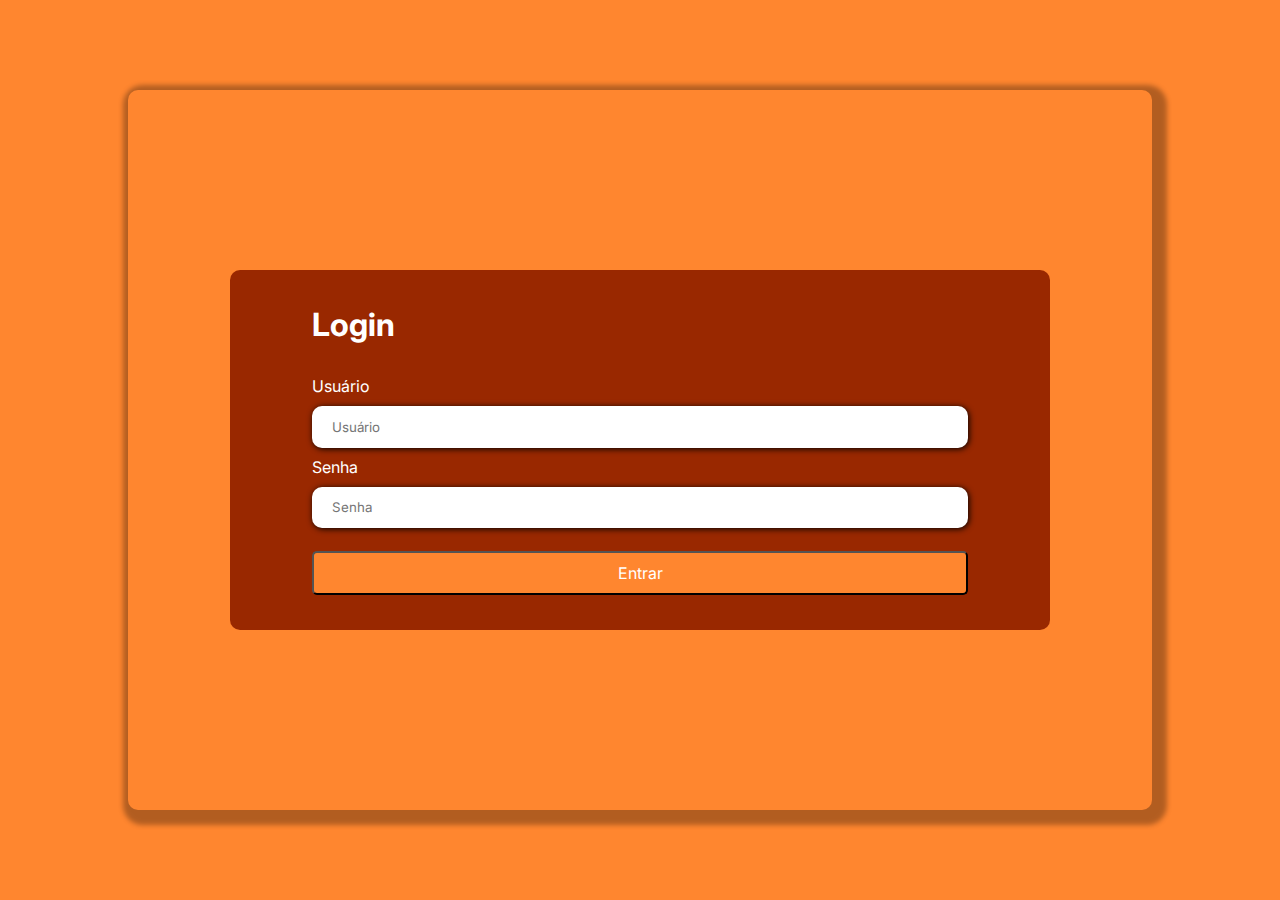
<file: Faça seu login/index.html>
<!DOCTYPE html>
<html>
<head lang="pt-br">
	<meta charset="utf-8">
	<meta name="viewport" content="width=device-width, initial-scale=1">
	<link rel="stylesheet" href="css/style.css">
	<title>Faça seu login</title>
</head>
<body>

	<div class="container">
		<div class="left-login">
			<h1>Faça seu login e entre para <br> nossa equipe</h1>
			<img src="images/img_login.svg">
		</div>
		<div class="right-login">
			<form>
				<div class="title">
				<h2>Login</h2>
				</div>
				<div class="inputs">
					<label for="user">Usuário</label>
					<input id="user "type="text" name="user" placeholder="Usuário" required>

					<label for="password">Senha</label>
					<input id="password "type="password" name="password" placeholder="Senha" required>
				</div>
				<div class="login_button">
					<button>
						<a href="#">Entrar</a>
					</button>
				</div>

			</form>
		</div>
	</div>

</body>
</html>
</file>
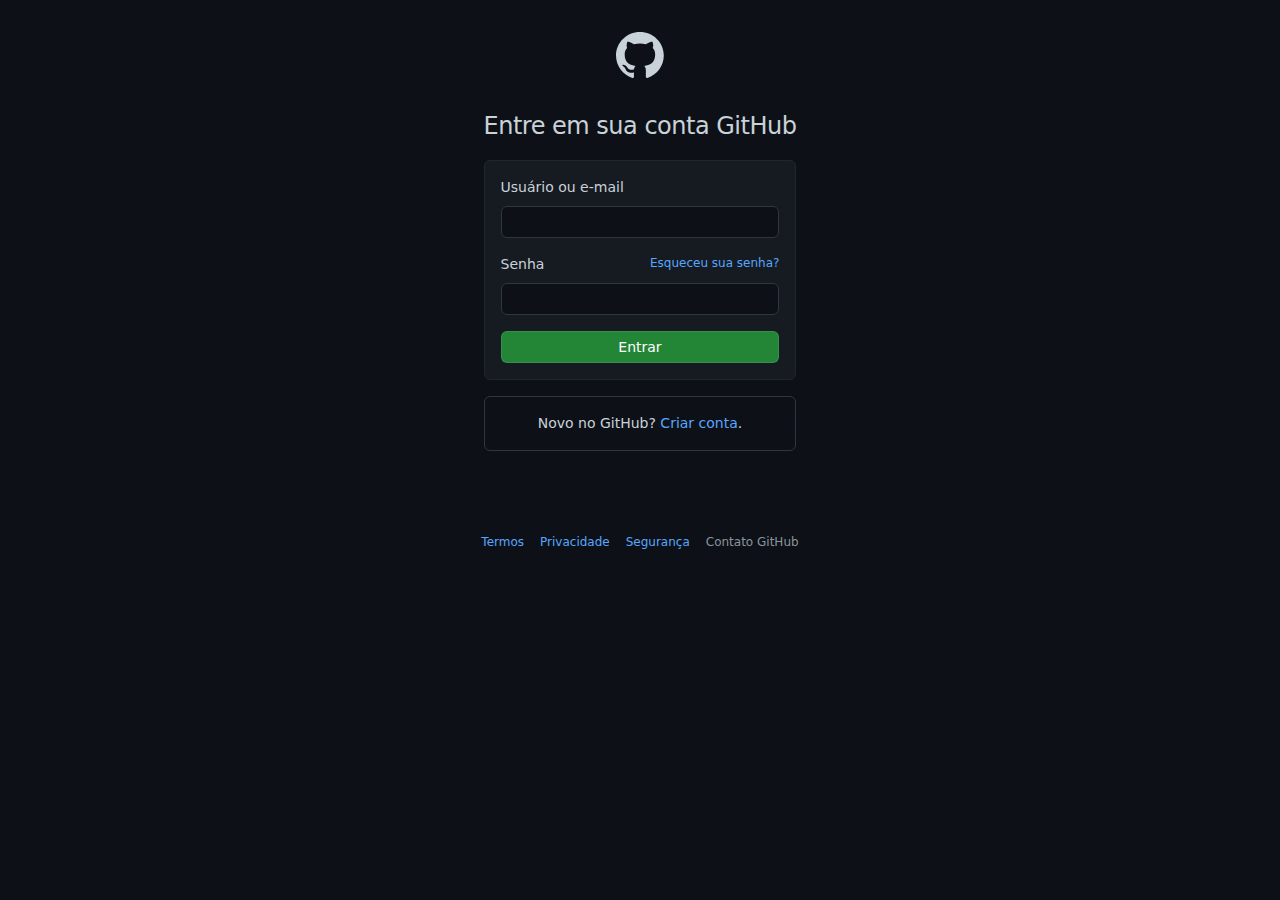
<file: GitHub login/index.html>
<!DOCTYPE html>
<html lang="pt-br">
<head>
    <meta charset="UTF-8">
    <meta http-equiv="X-UA-Compatible" content="IE=edge">
    <meta name="viewport" content="width=device-width, initial-scale=1.0">

    <link rel="stylesheet" href="css/style.css">
    <link rel="icon" href="icons/github-mark-white.svg" type = "image/x-icon">

    <title>Login GitHub - GitHub</title>
</head>
<body>
    <header>
        <img id="logo" src="icons/github-mark-white.svg">
    </header>

    <main id="container">
        <h1 id="title">
            Entre em sua conta GitHub
        </h1>

        
        <form>
            <div class="input-field">
                <label for="user">
                    Usuário ou e-mail
                </label>
                <input type="text" name="user" id="user" class="form-control">
            </div>

            <div class="input-field">
                <div>
                    <label for="password">
                        Senha
                    </label>
                    <a href="#" id="forgot_password">
                        Esqueceu sua senha?
                    </a>
                </div>

                <input type="password" name="password" id="password" class="form-control">
            </div>

            <button type="submit" id="submit_button">
                Entrar
            </button>
        </form>

        <div id="login_callout">
            <p>Novo no GitHub? <a href="#">Criar conta</a>.</p>
        </div>
    </main>
    
    <footer>
        <ul>
            <li>
                <a href="#">Termos</a>
            </li>
            <li>
                <a href="#">Privacidade</a>
            </li>
            <li>
                <a href="#">Segurança</a>
            </li>
            <li>
                <a href="#">Contato GitHub</a>
            </li>
        </ul>
    </footer>
</body>
</html>
</file>
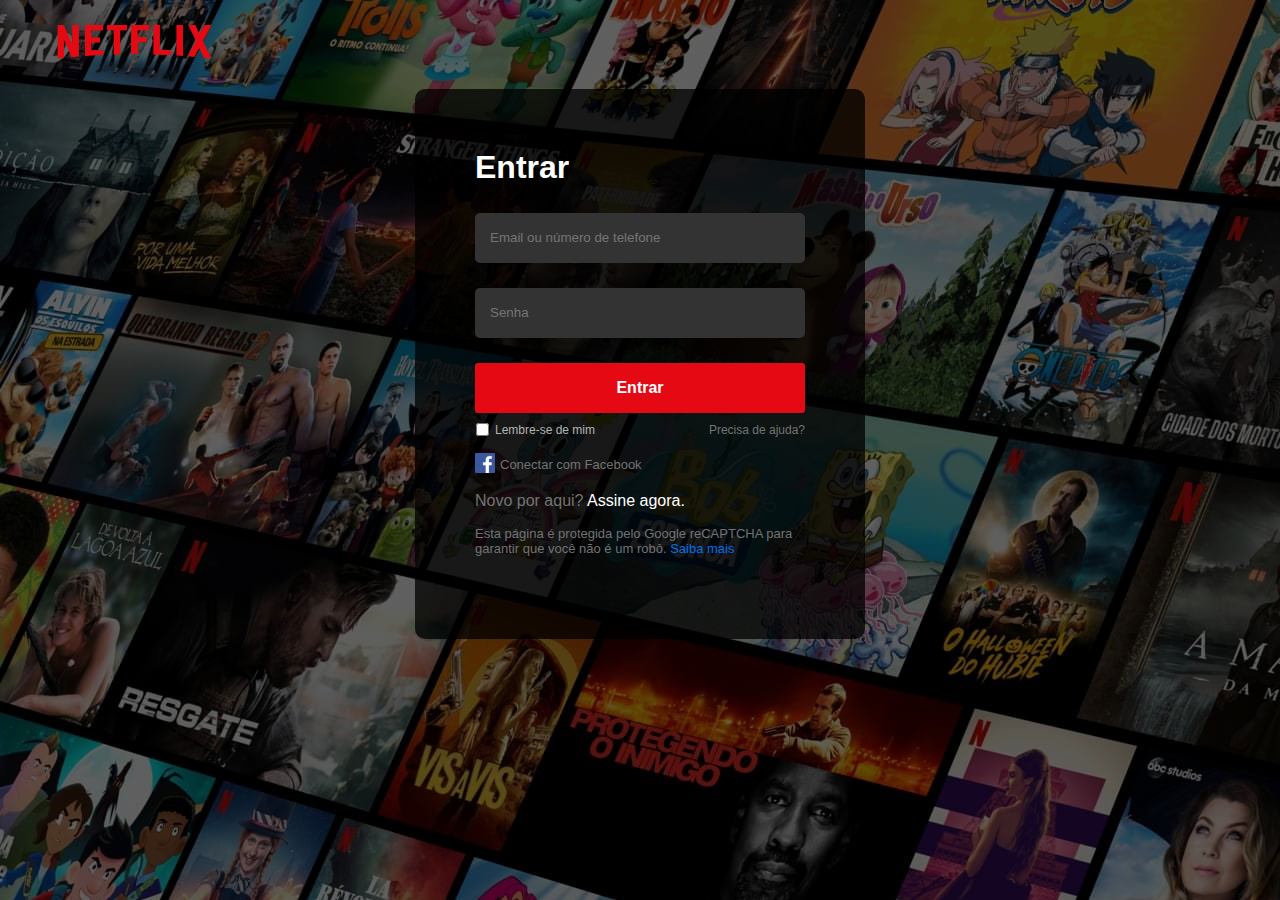
<file: Netflix Login/index.html>
<!DOCTYPE html>
<html lang="pt-br">

<head>
    <meta charset="UTF-8">
    <meta http-equiv="X-UA-Compatible" content="IE=edge">
    <meta name="viewport" content="width=device-width, initial-scale=1.0">
    <link rel="stylesheet" href="css/style.css">
    <title>Login - Netflix</title>
</head>

<body>
    <div class="header">
        <div class="logo">
            <a href="#">
                <img src="images/netflixlogo.png" alt="">
            </a>
        </div>
    </div>

    <div class="login_body">
        <div class="login_box">
            <h2>Entrar</h2>
            <form>
                <div class="input_box">
                    <input required type="email" placeholder="Email ou número de telefone">
                </div>

                <div class="input_box">
                    <input required type="password" placeholder="Senha">
                </div>

                <div>
                    <button class="submit">
                        Entrar
                    </button>
                </div>
            </form>

            <div class="support">
                <div class="remember">
                    <span><input type="checkbox" style="margin: 0;padding: 0; height: 13px;"></span>
                    <span>Lembre-se de mim</span>
                </div>
                <div class="help">
                    <a href="#">
                        Precisa de ajuda?
                    </a>
                </div>
            </div>

            <div class="login_footer">
                <div class="login_facebook">
                    <span><img height="20px" src="images/Facebook_logo.png" alt="facebook"></span>
                    <span><a href="#">Conectar com Facebook</a></span>
                </div>

                <div class="sign_up">
                    <p>Novo por aqui? <a href="#">Assine agora.</a></p>
                </div>

                <div class="terms">
                    <p>Esta página é protegida pelo Google reCAPTCHA para garantir que você não é um robô. <a href="#">Saiba mais</a></p>
                </div>
            </div>
        </div>
    </div>
</body>

</html>
</file>
<file: Faça seu login/css/style.css>
@import url('https://fonts.googleapis.com/css2?family=Inter:wght@100;200;300;400;500;600;700;800&display=swap');


* {
	padding: 0;
	margin: 0;
	box-sizing: border-box;
	font-family: 'Inter', sans-serif;}

body {
	width: 100%;
	height: 100vh;
	background-color: #FF862F;
	margin: 0;
	display: flex;
	justify-content: center;
	align-items: center;
}

.container {
	width: 80%;
	height: 80vh;
	display: flex;
	justify-content: center;
	align-items: center;
	box-shadow: 5px 5px 5px 10px rgba(0, 0, 0, .3);
	border-radius: 10px;
}

.left-login {
	display: flex;
	flex-direction: column;
	width: 50%;

}

.left-login img {
	width: 90%;
	height: auto;
	margin-top: 1.6rem;
}

.left-login h1{
	color: #992800;
	font-size: 3rem;
}

.right-login h2{
	color: #fff;
	margin-bottom: 2rem;
	font-size: 2rem;
}



.right-login {
	display: flex;
	justify-content: center;
	align-items: center;
	flex-direction: column;
	width: 30%;
	height: 50%;
	border-radius: 10px;
	background-color: #992800;

}

.right-login form {
	width: 80%;
}

.inputs {
	display: flex;
	flex-direction: column;
	margin-bottom: 0.8rem;
	color: #fff;
}

.inputs input {
	text-decoration: none;
	color: #000;
	margin: 0.6rem 0;
	padding: 0.8rem 1.2rem;
	border: none;
	border-radius: 10px;
	box-shadow: 1px 1px 6px #000;
}



.inputs input:focus:visible {
	outline: 1px solid #fff;
}

.login_button {
	display: flex;
	justify-content: center;
	align-items: center;
}

.login_button button {
	width: 100%;
	border-radius: 5px;
	background: #FF862F;
	padding: 10px;
}

.login_button button a {
	text-decoration: none;
	color: #fff;
	font-size: 1rem;

}

.login_button button:hover {
	box-shadow: 1px 1px 1px 3px rgba(0, 0, 0, .1);

}

@media screen and (max-width: 1330px) {
	.left-login {
		display: none;
	}

	.right-login {
		width: 80%;
	}

}
</file>
<file: GitHub login/css/style.css>
:root {
    --color-neutral-10: #0d1117;
    --color-neutral-20: #161b22;
    --color-neutral-30: #21262d;
    --color-neutral-40: #30363d;
    --color-neutral-50: #8b949e;
    --color-neutral-60: #c9d1d9;
    --color-neutral-70: #ffffff;

    --color-link: #58a6ff;
    
    --color-button: #238636;
    --color-button-hover: #2ea043;
}

* {
    font-family: system-ui, -apple-system, BlinkMacSystemFont, 'Segoe UI', Roboto, Oxygen, Ubuntu, Cantarell, 'Open Sans', 'Helvetica Neue', sans-serif;
    margin: 0;
    padding: 0;
    font-size: 14px;    
    line-height: 1.5;
}

body {
    background-color: var(--color-neutral-10);
    color: var(--color-neutral-60);
    display: flex;
    flex-direction: column;
    align-items: center;
}

header {
    padding: 32px 0px 24px 0px;
}

#logo {
    width: 48px;
    height: 46px;
}

a {
    color: var(--color-link);
    text-decoration: none;
    font-size: 12px;
}

a:hover {
    text-decoration: underline;
}

#container {
    display: flex;
    flex-direction: column;
    gap: 16px;
}

#title {
    font-size: 24px;
    font-weight: 300;
    letter-spacing: -0.5px;
    text-align: center;
}

form {
    display: flex;
    flex-direction: column;
    gap: 16px;
    background-color: var(--color-neutral-20);
    border-radius: 6px;
    padding: 16px;
    border: 1px solid var(--color-neutral-30);
}

.input-field  {
    display: flex;
    flex-direction: column;
    gap: 8px;
}

.input-field div {
    display: flex;
    justify-content: space-between;
}

.input-field label {
    font-weight: 400;
}

#forgot_password:hover {
    text-decoration: none;
}

.form-control {
    all: unset;
    padding: 5px 12px;
    line-height: 20px;
    color: var(--color-neutral-60);
    vertical-align: middle;
    background-color: var(--color-neutral-10);
    border: 1px solid var(--color-neutral-40);
    border-radius: 6px;
    box-shadow: none;
}

.form-control:focus-visible, .form-select:focus-visible {
    border-color: var(--color-link);
    outline: none;
}

#submit_button {
    background-color: var(--color-button);
    color: var(--color-neutral-70);
    border: 1px solid rgba(240,246,252,0.1);
    display: inline-block;
    padding: 5px 16px;
    font-weight: 500;
    line-height: 20px;
    cursor: pointer;
    border-radius: 6px;
    transition: background-color 80ms;
}

#submit_button:hover {
    background-color: var(--color-button-hover);
}

#login_callout {
    padding: 16px 44px;
    text-align: center;
    border: 1px solid var(--color-neutral-40);
    border-radius: 6px;
}

#login_callout a {
    font-size: 14px;
}

.form-control:-webkit-autofill {
    box-shadow: inset 0 0 0 32px var(--color-neutral-10) !important;
    -webkit-text-fill-color:var(--color-neutral-60);
}

footer {
    padding: 80px;
}

footer ul {
    display: flex;
    gap: 16px;
    list-style: none;
}

footer ul li:last-child a {
    color: var(--color-neutral-50);
}

footer ul li:last-child a:hover {
    color: var(--color-link);
}
</file>
<file: Netflix Login/css/style.css>
body {
    padding: 0;
    margin: 0;
    height: 100vh;
    width: 100%;
    position: relative;
    background-image: url(../images/background.jpg);
    background-image: cover;
    background-repeat: no-repeat;
    font-family: Arial, Helvetica, sans-serif;
}

body::before {
    content: '';
    background-color: rgb(0, 0, 0, .5);
    width: 100%;
    height: 100%;
    position: absolute;
    top: 0;
    bottom: 0;
    left: 0;
    right: 0;
}

.logo img {
    height: 45px;
    width: 167px;
}

.header {
    padding: 20px 50px;
    position: relative;
    z-index: 10;
}

.login_body {
    padding: 60px;
    z-index: 90;
    position: relative;
    max-width: 450px;
    height: 550px;
    margin-left: 50%;
    background-color: rgb(0, 0, 0, 0.75);
    border-radius: 10px;
    box-sizing: border-box;
    transform: translateX(-50%);
}

.login_body h2 {
    font-size: 32px;
    color: #fff;
    margin-top: 0;
}

.login_body input {
    height: 50px;
    width: 100%;
    color: #fff;
    background-color: #333;
    border: none;
    border-radius: 5px;
    padding-left: 15px;
    box-sizing: border-box;
    outline: none;
}

.login_body input:hover {
    background-color: #444;
}

.input_box {
    margin-bottom: 25px;
}

.login_body button {
    height: 50px;
    width: 100%;
    color: #fff;
    background-color: #e50914;
    border-radius: 3px;
    font-weight: bold;
    font-size: 16px;
    border: none;
    margin-bottom: 10px;
}

.login_body button:hover {
    background-color: #fc1722;
    cursor: pointer;
}

.support {
    display: flex;
    color: #b3b3b3;
    justify-content: space-between;
    font-size: 12px;
    margin-bottom: 5px;
}

.support input {
    width: 15px;
    height: 15px;
}

.remember {
    display: flex;
    align-items: center;
}

.remember span {
    margin-right: 5px;
    height: 25px;
}

.help a {
    text-decoration: none;
    color: #737373;
}

.help a:hover {
    text-decoration: underline;
}

.login_facebook {
    display: flex;
    align-items: center;
    width: 100%;
    color: #737373;
}

.login_facebook span {
    margin-right: 5px;
    font-size: 13px;
}

.login_facebook span a {
    text-decoration: none;
    color: #737373;
}

.sign_up {
    color: #737373;
    font-size: 16px;
}

.sign_up a {
    color: #fff;
    font-size: 16px;
    text-decoration: none;
}

.sign_up a:hover {
    text-decoration: underline;
}

.terms {
    color: #737373;
    font-size: 13px;
}

.terms a {
    text-decoration: none;
    color: #0071eb;
}

.terms a:hover {
    text-decoration: underline;
}
</file>
